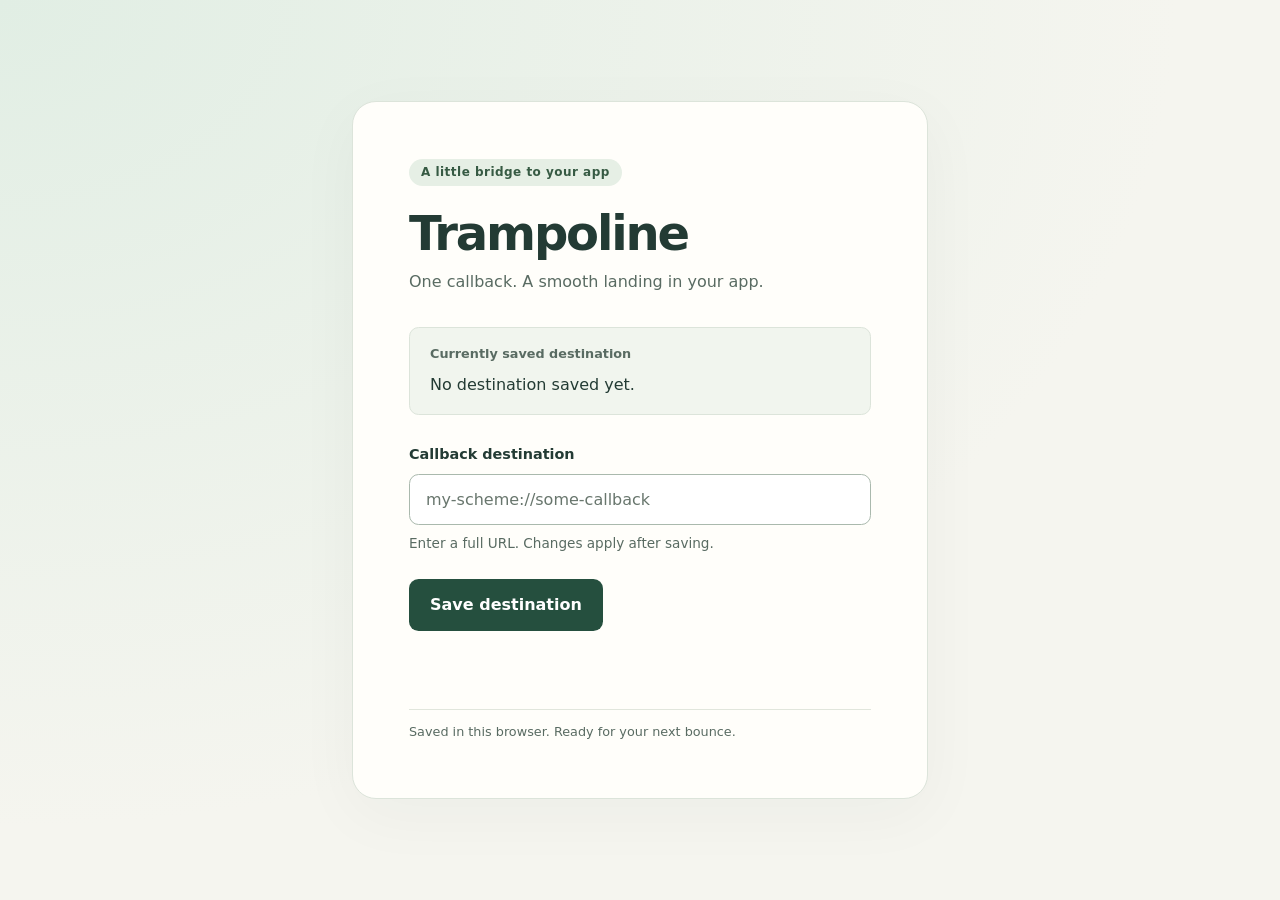
<file: index.html>
<!doctype html>
<html lang="en">
  <head>
    <meta charset="utf-8">
    <meta name="viewport" content="width=device-width, initial-scale=1">
    <meta name="description" content="Forward an HTTPS callback to your desktop app.">
    <title>Trampoline</title>
    <link rel="stylesheet" href="styles.css">
    <script src="storage.js" defer></script>
    <script src="destination.js" defer></script>
  </head>
  <body>
    <main>
      <span class="eyebrow">A little bridge to your app</span>
      <h1>Trampoline</h1>
      <p class="intro">One callback. A smooth landing in your app.</p>
      <section class="saved-destination" aria-labelledby="saved-heading">
        <h2 id="saved-heading">Currently saved destination</h2>
        <div class="saved-destination-row">
          <p id="saved-destination">No destination saved yet.</p>
          <button id="delete-destination" class="delete-button" type="button" hidden>Delete</button>
        </div>
      </section>
      <form id="destination-form">
        <p>
          <label for="destination">Callback destination</label>
          <input id="destination" name="destination" type="url" required
            placeholder="my-scheme://some-callback" aria-describedby="destination-help">
        </p>
        <p id="destination-help">Enter a full URL. Changes apply after saving.</p>
        <button type="submit">Save destination</button>
      </form>
      <p id="status" role="status"></p>
      <noscript><p>Enable JavaScript to save your destination.</p></noscript>
      <footer>Saved in this browser. Ready for your next bounce.</footer>
    </main>
  </body>
</html>
</file>
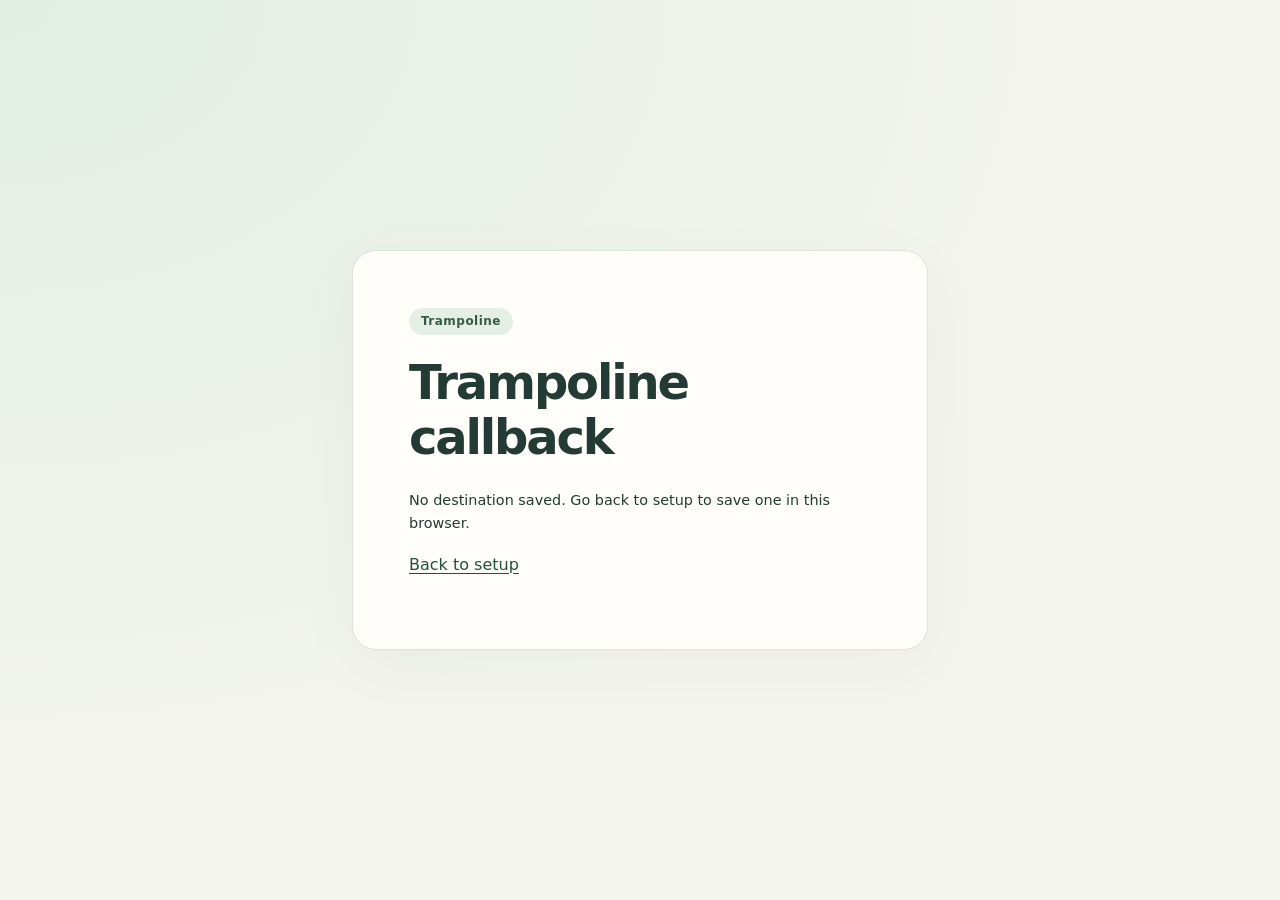
<file: callback.html>
<!doctype html>
<html lang="en">
  <head>
    <meta charset="utf-8">
    <meta name="viewport" content="width=device-width, initial-scale=1">
    <meta name="referrer" content="no-referrer">
    <title>Callback · Trampoline</title>
    <link rel="stylesheet" href="styles.css">
    <script src="storage.js" defer></script>
    <script src="callback.js" defer></script>
  </head>
  <body>
    <main>
      <span class="eyebrow">Trampoline</span>
      <h1>Trampoline callback</h1>
      <p id="status" role="status">Preparing your redirect…</p>
      <p><a id="destination" class="button" hidden>Open destination <span aria-hidden="true">↗</span></a></p>
      <p><a href="./">Back to setup</a></p>
      <noscript><p>Enable JavaScript to open your saved destination.</p></noscript>
    </main>
  </body>
</html>
</file>
<file: styles.css>
:root {
  font-family: ui-sans-serif, system-ui, -apple-system, BlinkMacSystemFont, "Segoe UI", sans-serif;
  color: #233b34;
  background: #f5f5ef;
  line-height: 1.6;
  font-synthesis: none;
}

* {
  box-sizing: border-box;
}

body {
  min-height: 100svh;
  margin: 0;
  padding: clamp(1.25rem, 6vw, 5rem);
  display: grid;
  place-items: center;
  background: radial-gradient(ellipse at top left, #e1eee4, transparent 65%);
}

main {
  width: 100%;
  max-width: 36rem;
  padding: clamp(1.5rem, 5vw, 3.5rem);
  border: 1px solid #dce4da;
  border-radius: 1.5rem;
  background: #fffefa;
  box-shadow: 0 1rem 4rem #233b340a;
}

.eyebrow {
  display: inline-block;
  padding: 0.25rem 0.75rem;
  border-radius: 2rem;
  background: #e6efe5;
  color: #365a43;
  font-size: 0.75rem;
  font-weight: 650;
  letter-spacing: 0.04em;
}

h1 {
  margin: 1.25rem 0 0.5rem;
  font-size: clamp(2rem, 6vw, 3rem);
  line-height: 1.15;
  letter-spacing: -0.045em;
}

p {
  overflow-wrap: anywhere;
}

.intro {
  margin: 0 0 2rem;
  color: #596b62;
}

label {
  display: block;
  margin-bottom: 0.5rem;
  font-size: 0.9rem;
  font-weight: 650;
}

.saved-destination {
  margin-bottom: 1.75rem;
  padding: 1rem 1.25rem;
  border: 1px solid #dce4da;
  border-radius: 0.6rem;
  background: #f1f5ee;
}

.saved-destination h2 {
  margin: 0 0 0.5rem;
  font-size: 0.8rem;
  color: #596b62;
}

.saved-destination p {
  margin: 0;
  min-width: 0;
}

.saved-destination-row {
  display: flex;
  align-items: center;
  justify-content: space-between;
  flex-wrap: wrap;
  gap: 0.75rem;
}

input {
  width: 100%;
  min-height: 3rem;
  padding: 0.75rem 1rem;
  border: 1px solid #aab9ad;
  border-radius: 0.6rem;
  color: inherit;
  background: #fff;
  font: inherit;
}

input::placeholder {
  color: #68766d;
}

#destination-help {
  margin: -0.5rem 0 1.5rem;
  color: #596b62;
  font-size: 0.85rem;
}

button,
.button {
  display: inline-flex;
  align-items: center;
  justify-content: center;
  gap: 0.75rem;
  min-height: 3rem;
  padding: 0.75rem 1.25rem;
  border: 1px solid transparent;
  border-radius: 0.6rem;
  background: #254f3e;
  color: #fff;
  font: inherit;
  font-weight: 600;
  text-decoration: none;
  cursor: pointer;
}

button:hover,
.button:hover {
  background: #183c2d;
}

.delete-button {
  min-height: 2.75rem;
  padding: 0.5rem 0.75rem;
  border-color: #aab9ad;
  background: transparent;
  color: #7a302b;
  font-size: 0.85rem;
}

.delete-button:hover {
  background: #f8e9e6;
}

a {
  color: #254f3e;
  text-underline-offset: 0.2em;
}

:focus-visible {
  outline: 3px solid #487c60;
  outline-offset: 4px;
}

#status {
  margin: 1.5rem 0 0;
  min-height: 3.2em;
  font-size: 0.9rem;
}

footer {
  margin-top: 0.5rem;
  padding-top: 0.75rem;
  border-top: 1px solid #e1e6dc;
  color: #596b62;
  font-size: 0.8rem;
}

[hidden] {
  display: none !important;
}
</file>
